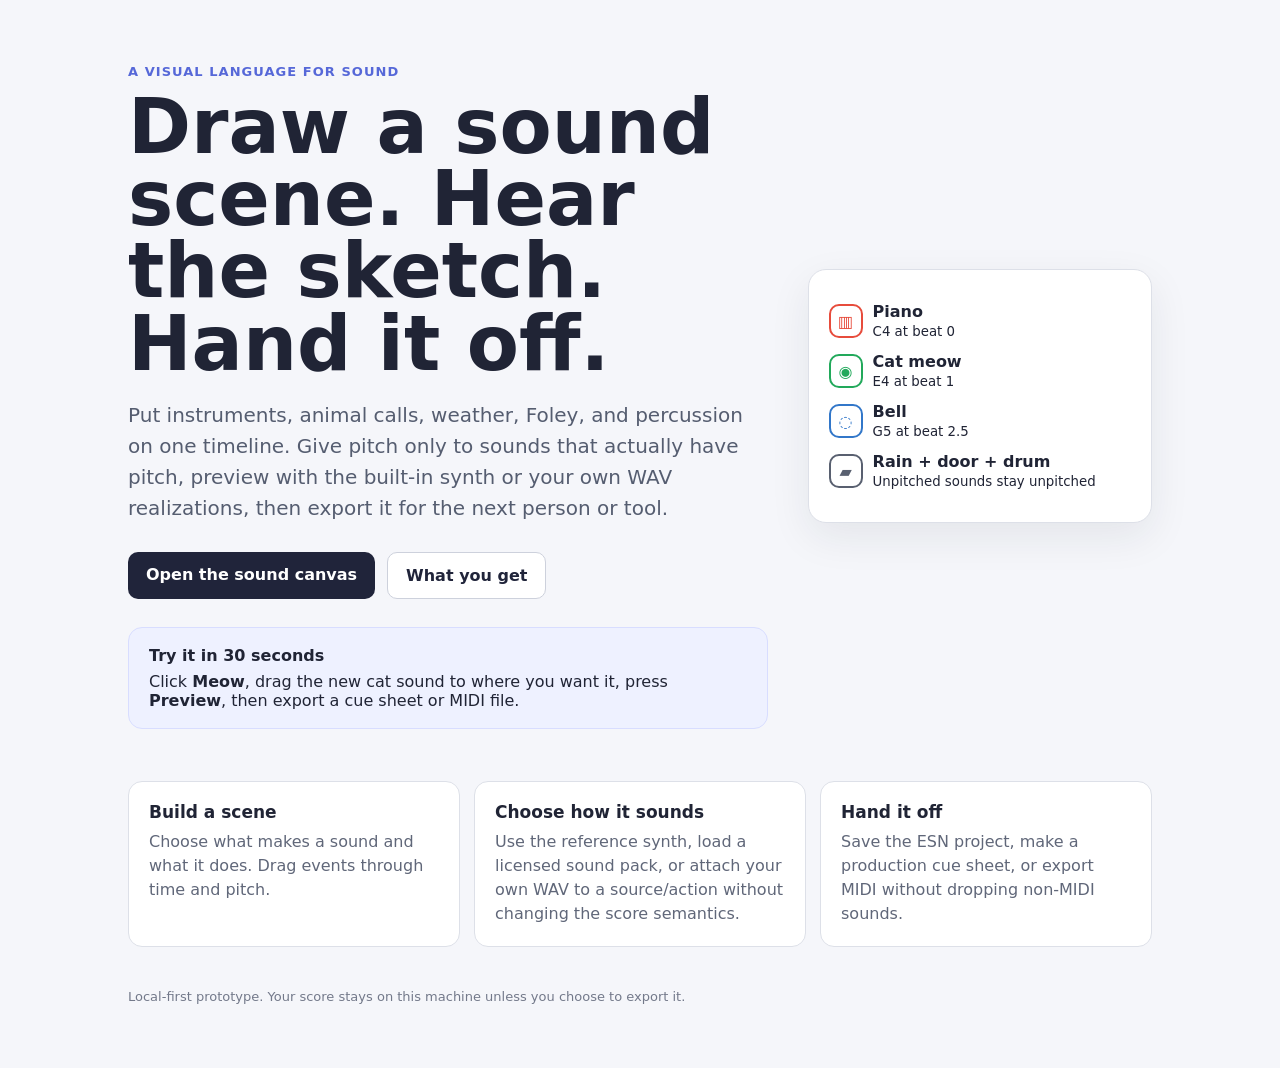
<file: index.html>
<!doctype html>
<html lang="en">
<head>
  <meta charset="utf-8">
  <meta name="viewport" content="width=device-width,initial-scale=1">
  <title>Emoji Sound Notation</title>
  <link rel="icon" href="favicon.svg" type="image/svg+xml">
  <style>
    :root { font-family: Inter, ui-sans-serif, system-ui, sans-serif; color:#202435; background:#f5f6fa; }
    * { box-sizing:border-box; }
    body { margin:0; min-height:100vh; }
    main { max-width:1080px; margin:auto; padding:64px 28px; }
    .hero { display:grid; grid-template-columns:1.3fr .7fr; gap:40px; align-items:center; }
    .eyebrow { font-size:13px; font-weight:700; color:#5668d8; text-transform:uppercase; letter-spacing:.08em; }
    h1 { font-size:clamp(42px,7vw,76px); line-height:.95; margin:12px 0 20px; }
    .lead { font-size:20px; line-height:1.55; color:#555d70; max-width:700px; }
    .actions { display:flex; gap:12px; margin:28px 0; flex-wrap:wrap; }
    .button { display:inline-block; text-decoration:none; border-radius:10px; padding:13px 18px; font-weight:700; }
    .primary { background:#20243a; color:white; }
    .secondary { border:1px solid #cdd1dc; color:#20243a; background:white; }
    .preview { background:white; border:1px solid #dde0e8; border-radius:18px; padding:20px; box-shadow:0 14px 40px rgba(30,35,50,.08); }
    .sound-row { display:flex; gap:10px; align-items:center; margin:12px 0; }
    .dot { width:34px; height:34px; border-radius:10px; display:grid; place-items:center; border:2px solid currentColor; font-weight:800; }
    .red { color:#e74c3c; } .green { color:#22a95b; } .blue { color:#3277c9; } .gray { color:#596070; }
    .cards { display:grid; grid-template-columns:repeat(3,1fr); gap:14px; margin-top:52px; }
    .card { background:white; border:1px solid #dde0e8; border-radius:14px; padding:20px; }
    .card h2 { font-size:17px; margin:0 0 8px; }
    .card p { color:#606779; line-height:1.5; margin:0; }
    .try { margin-top:28px; padding:18px 20px; border-radius:14px; background:#eef1ff; border:1px solid #d8ddff; }
    .try strong { display:block; margin-bottom:7px; }
    footer { margin-top:42px; color:#73798a; font-size:13px; }
    @media (max-width:760px) { .hero { grid-template-columns:1fr; } .cards { grid-template-columns:1fr; } main { padding-top:36px; } }
  </style>
</head>
<body>
<main>
  <section class="hero">
    <div>
      <div class="eyebrow">A visual language for sound</div>
      <h1>Draw a sound scene. Hear the sketch. Hand it off.</h1>
      <p class="lead">Put instruments, animal calls, weather, Foley, and percussion on one timeline. Give pitch only to sounds that actually have pitch, preview with the built-in synth or your own WAV realizations, then export it for the next person or tool.</p>
      <div class="actions">
        <a class="button primary" href="web/">Open the sound canvas</a>
        <a class="button secondary" href="#what-you-get">What you get</a>
      </div>
      <div class="try">
        <strong>Try it in 30 seconds</strong>
        Click <b>Meow</b>, drag the new cat sound to where you want it, press <b>Preview</b>, then export a cue sheet or MIDI file.
      </div>
    </div>
    <div class="preview" aria-label="Example sound scene">
      <div class="sound-row"><span class="dot red">▥</span><div><b>Piano</b><br><small>C4 at beat 0</small></div></div>
      <div class="sound-row"><span class="dot green">◉</span><div><b>Cat meow</b><br><small>E4 at beat 1</small></div></div>
      <div class="sound-row"><span class="dot blue">◌</span><div><b>Bell</b><br><small>G5 at beat 2.5</small></div></div>
      <div class="sound-row"><span class="dot gray">▰</span><div><b>Rain + door + drum</b><br><small>Unpitched sounds stay unpitched</small></div></div>
    </div>
  </section>
  <section class="cards" id="what-you-get">
    <div class="card"><h2>Build a scene</h2><p>Choose what makes a sound and what it does. Drag events through time and pitch.</p></div>
    <div class="card"><h2>Choose how it sounds</h2><p>Use the reference synth, load a licensed sound pack, or attach your own WAV to a source/action without changing the score semantics.</p></div>
    <div class="card"><h2>Hand it off</h2><p>Save the ESN project, make a production cue sheet, or export MIDI without dropping non-MIDI sounds.</p></div>
  </section>
  <footer>Local-first prototype. Your score stays on this machine unless you choose to export it.</footer>
</main>
</body>
</html>
</file>
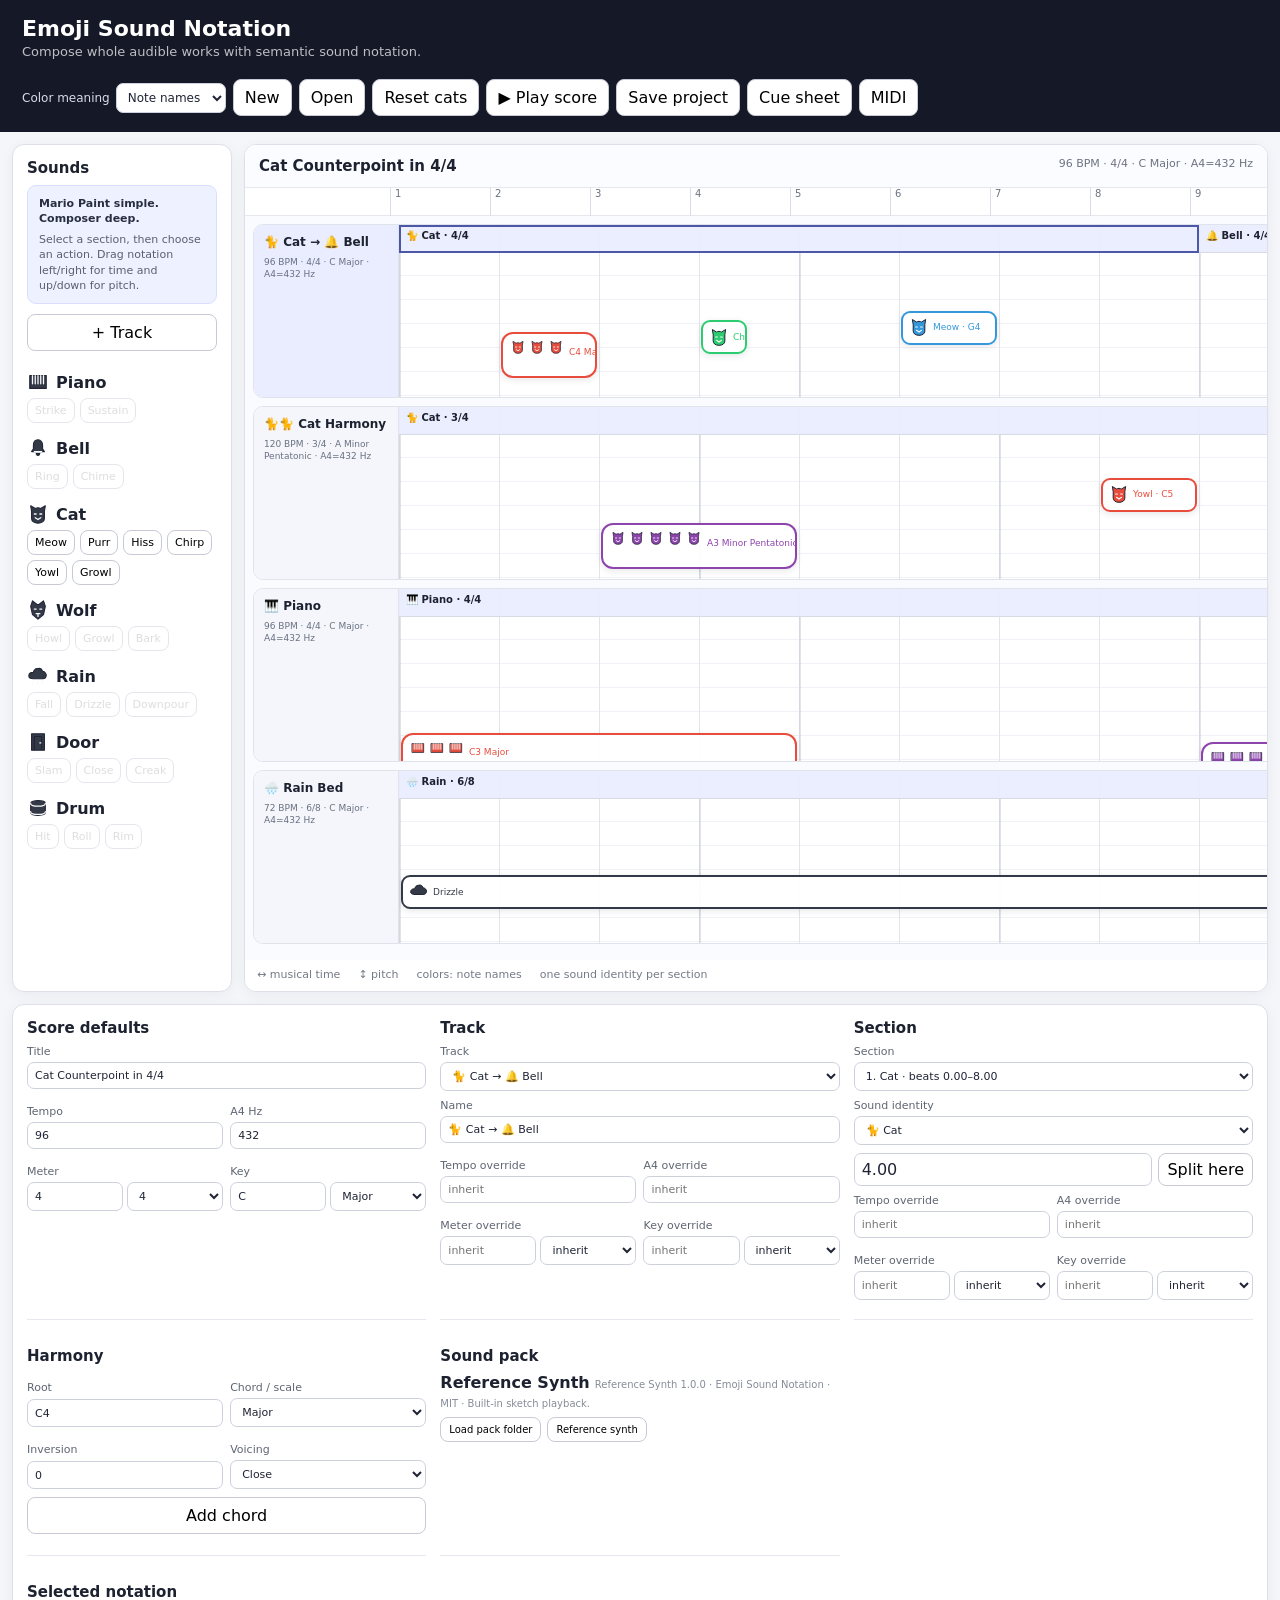
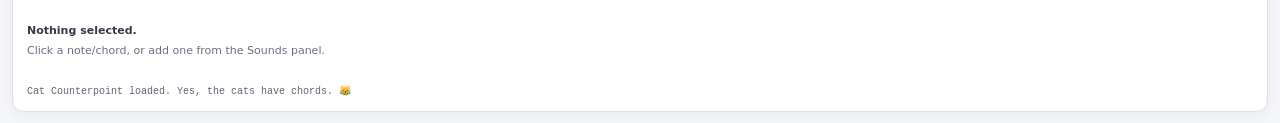
<file: web/index.html>
<!doctype html>
<html lang="en">
<head>
  <meta charset="utf-8">
  <meta name="viewport" content="width=device-width,initial-scale=1">
  <title>Emoji Sound Notation</title>
  <link rel="icon" href="../favicon.svg" type="image/svg+xml">
  <link rel="stylesheet" href="styles.css">
</head>
<body>
  <header>
    <div class="brand-block">
      <h1>Emoji Sound Notation</h1>
      <p>Compose whole audible works with semantic sound notation.</p>
    </div>
    <div class="toolbar">
      <label class="mode-control">Color meaning
        <select id="color-mode"><option value="pitch_class">Note names</option><option value="scale_degree">Scale steps</option></select>
      </label>
      <button id="new-scene">New</button><button id="open-project">Open</button>
      <input id="project-file" type="file" accept=".json,.esn,.esn.json,application/json" hidden>
      <button id="reload">Reset cats</button><button id="play-score">▶ Play score</button>
      <button id="export">Save project</button><button id="export-cues">Cue sheet</button><button id="export-midi">MIDI</button>
    </div>
  </header>
  <main>
    <aside class="panel palette-panel">
      <h2>Sounds</h2>
      <div class="quick-start"><strong>Mario Paint simple. Composer deep.</strong><span>Select a section, then choose an action. Drag notation left/right for time and up/down for pitch.</span></div>
      <button id="add-track" class="wide-button">+ Track</button>
      <div id="palette"></div>
    </aside>

    <section class="workspace">
      <div class="score-head">
        <strong id="score-title-display">Score</strong>
        <span id="score-context-display">96 BPM · 4/4 · C major · A4=432 Hz</span>
      </div>
      <div class="ruler" id="ruler"></div>
      <div id="timeline" class="timeline" aria-label="Multi-track sound score"></div>
      <div class="legend"><span>↔ musical time</span><span>↕ pitch</span><span id="color-legend">colors: note names</span><span>one sound identity per section</span></div>
    </section>

    <aside class="panel inspector-panel">
      <section class="scene-settings">
        <h2>Score defaults</h2>
        <label>Title <input id="scene-title" maxlength="160"></label>
        <div class="two-col"><label>Tempo <input id="scene-tempo" type="number" min="1"></label><label>A4 Hz <input id="scene-tuning" type="number" min="1" step="0.1"></label></div>
        <div class="two-col"><label>Meter <span class="inline-pair"><input id="scene-meter-num" type="number" min="1"><select id="scene-meter-den"><option>1</option><option>2</option><option selected>4</option><option>8</option><option>16</option></select></span></label><label>Key <span class="inline-pair"><input id="scene-key" value="C"><select id="scene-scale"></select></span></label></div>
      </section>
      <section class="track-settings">
        <h2>Track</h2>
        <label>Track <select id="track-select"></select></label>
        <label>Name <input id="track-name"></label>
        <div class="two-col"><label>Tempo override <input id="track-tempo" type="number" min="1" placeholder="inherit"></label><label>A4 override <input id="track-tuning" type="number" min="1" step="0.1" placeholder="inherit"></label></div>
        <div class="two-col"><label>Meter override <span class="inline-pair"><input id="track-meter-num" type="number" min="1" placeholder="inherit"><select id="track-meter-den"><option value="">inherit</option><option>1</option><option>2</option><option>4</option><option>8</option><option>16</option></select></span></label><label>Key override <span class="inline-pair"><input id="track-key" placeholder="inherit"><select id="track-scale"><option value="">inherit</option></select></span></label></div>
      </section>

      <section class="section-settings">
        <h2>Section</h2>
        <label>Section <select id="section-select"></select></label>
        <label>Sound identity <select id="section-source"></select></label>
        <div class="split-control"><input id="section-split-beat" type="number" min="0" step="0.25" placeholder="beat"><button id="split-section" type="button">Split here</button></div>
        <div class="two-col"><label>Tempo override <input id="section-tempo" type="number" min="1" placeholder="inherit"></label><label>A4 override <input id="section-tuning" type="number" min="1" step="0.1" placeholder="inherit"></label></div>
        <div class="two-col"><label>Meter override <span class="inline-pair"><input id="section-meter-num" type="number" min="1" placeholder="inherit"><select id="section-meter-den"><option value="">inherit</option><option>1</option><option>2</option><option>4</option><option>8</option><option>16</option></select></span></label><label>Key override <span class="inline-pair"><input id="section-key" placeholder="inherit"><select id="section-scale"><option value="">inherit</option></select></span></label></div>
      </section>

      <section class="chord-settings">
        <h2>Harmony</h2>
        <div class="two-col"><label>Root <input id="chord-root" value="C4"></label><label>Chord / scale <select id="chord-quality"></select></label></div>
        <div class="two-col"><label>Inversion <input id="chord-inversion" type="number" min="0" value="0"></label><label>Voicing <select id="chord-voicing"><option value="close">Close</option><option value="open">Open</option></select></label></div>
        <button id="add-chord" type="button" class="wide-button">Add chord</button>
      </section>
      <section class="sound-pack-settings">
        <h2>Sound pack</h2><strong id="pack-name">Reference Synth</strong>
        <span id="pack-meta" class="field-help">Built-in semantic sketch playback.</span>
        <div class="pack-actions"><button type="button" id="load-pack">Load pack folder</button><button type="button" id="use-reference-pack">Reference synth</button></div>
        <input id="pack-folder" type="file" accept=".json,.wav,audio/wav" webkitdirectory directory multiple hidden>
      </section>

      <h2>Selected notation</h2>
      <div id="empty-inspector" class="empty-state"><strong>Nothing selected.</strong><span>Click a note/chord, or add one from the Sounds panel.</span></div>
      <form id="inspector" hidden>
        <label>Type <input id="event-type" readonly></label>
        <label>Sound source <input id="event-source" readonly></label>
        <label>Action <select id="event-gesture"></select></label>
        <div class="two-col"><label>Starts at beat <input id="event-onset" type="number" min="0" step="0.25"></label><label>Length <input id="event-duration" type="number" min="0.01" step="0.25"></label></div>
        <label id="pitch-row">Pitch / chord root <input id="event-pitch" placeholder="C4"></label>
        <label>Loudness <input id="event-dynamics" type="range" min="0" max="1" step="0.01"></label>
        <div class="inspector-actions"><button type="button" id="play-event">▶ Preview</button><button type="button" id="explode-chord">Explode chord</button><button type="button" id="delete-event" class="danger">Delete</button></div>
        <fieldset class="realization-control"><legend>Playback realization</legend><strong id="event-realization">Reference synth</strong><span id="event-realization-detail" class="field-help">Built-in sketch sound.</span>
          <div class="pack-actions"><button type="button" id="choose-sample">Use WAV sample</button><button type="button" id="clear-sample">Clear local sample</button></div>
          <label>Sample root pitch <input id="sample-root" placeholder="C4"></label><label class="checkbox-row"><input id="sample-loop" type="checkbox"> Loop sample</label><input id="sample-file" type="file" accept=".wav,audio/wav" hidden>
        </fieldset>
        <details class="advanced"><summary>Advanced</summary><label>Object ID <input id="event-id" readonly></label></details>
      </form>
      <pre id="status" aria-live="polite"></pre>
    </aside>
  </main>
  <script src="esn-domain.js"></script>
  <script src="score-domain.js"></script>
  <script src="visual-domain.js"></script>
  <script src="interchange-domain.js"></script>
  <script src="sound-pack-domain.js"></script>
  <script src="editor.js"></script>
</body>
</html>
</file>
<file: web/styles.css>
*{box-sizing:border-box}
:root{font-family:Inter,ui-sans-serif,system-ui,-apple-system,"Segoe UI",sans-serif;color:#1d2230;background:#f5f6fa}
body{margin:0;min-height:100vh}
header{display:flex;align-items:center;justify-content:space-between;gap:20px;padding:16px 22px;background:#151827;color:white}
h1,h2,p{margin-top:0} h1{margin-bottom:3px;font-size:22px} header p{margin-bottom:0;opacity:.72;font-size:13px}
button{border:1px solid #c7cad4;background:white;border-radius:8px;padding:8px 11px;cursor:pointer;font:inherit}
button:hover{transform:translateY(-1px)} button:disabled{opacity:.45;cursor:not-allowed;transform:none}
.toolbar{display:flex;gap:7px;flex-wrap:wrap;align-items:center}.brand-block{min-width:230px}.brand-block p{max-width:460px}
.mode-control{display:flex;align-items:center;gap:6px;margin:0;color:#d7dbea;font-size:12px}.mode-control select{width:auto;min-width:110px}
main{display:grid;grid-template-columns:245px minmax(650px,1fr) 310px;gap:12px;padding:12px;min-height:calc(100vh - 76px)}
.panel,.workspace{background:white;border:1px solid #dde0e8;border-radius:12px;box-shadow:0 3px 14px rgba(20,25,40,.05)}
.panel{padding:14px;overflow:auto}.panel h2{font-size:15px;margin:0 0 8px}.workspace{min-width:0;overflow:auto;padding-bottom:10px}
.quick-start{display:grid;gap:5px;padding:10px 11px;border-radius:9px;font-size:11px;line-height:1.4;color:#596070;background:#eef1ff;border:1px solid #d9deff;margin-bottom:10px}
.quick-start strong{color:#282e40}.wide-button{width:100%;margin-bottom:10px}
.source-group{margin:10px 0 14px}.source-name{display:flex;align-items:center;gap:7px;font-weight:700;margin-bottom:5px}.gesture-list{display:flex;flex-wrap:wrap;gap:5px}.gesture-button{font-size:11px;padding:5px 7px}
.score-head{position:sticky;left:0;z-index:8;display:flex;justify-content:space-between;gap:12px;padding:12px 14px;border-bottom:1px solid #e5e8ef;background:#fbfcff;min-width:1000px}
.score-head strong{font-size:15px}.score-head span{font-size:11px;color:#6d7482}.ruler{position:sticky;top:0;z-index:7;height:28px;min-width:1000px;background:rgba(255,255,255,.97);border-bottom:1px solid #e6e8ee}
.ruler-mark{position:absolute;top:0;height:28px;border-left:1px solid #d9dce5;padding-left:4px;font-size:10px;color:#6c7280}
.timeline{position:relative;min-width:1000px;padding:8px;background:#fafbfe}.legend{display:flex;gap:18px;padding:8px 12px 0;color:#747a88;font-size:11px;min-width:1000px}
.track-row{position:relative;height:174px;margin:0 0 8px;border:1px solid #dfe3ec;border-radius:10px;background:white;overflow:hidden}
.track-header{position:absolute;left:0;top:0;bottom:0;width:145px;z-index:4;padding:10px;background:#f4f6fb;border-right:1px solid #dfe3ec;cursor:pointer}
.track-header.selected{background:#e9edff}.track-name{font-weight:750;font-size:12px;line-height:1.25}.track-context-badge{display:block;margin-top:6px;font-size:9px;line-height:1.35;color:#697080}
.track-canvas{position:absolute;left:145px;right:0;top:0;bottom:0;background:linear-gradient(#f0f2f7 1px,transparent 1px) 0 26px/100% 24px,linear-gradient(90deg,#edf0f5 1px,transparent 1px) 0 0/100px 100%}
.section-band{position:absolute;top:0;height:28px;border-right:2px solid #878fa2;border-bottom:1px solid #d6dbe6;background:rgba(233,237,255,.9);padding:5px 7px;font-size:10px;font-weight:700;overflow:hidden;white-space:nowrap;cursor:pointer}
.section-band.unassigned{background:repeating-linear-gradient(135deg,#fff0f0,#fff0f0 7px,#ffe2e2 7px,#ffe2e2 14px);color:#9d3434}.section-band.selected{outline:2px solid #4d57a8;outline-offset:-2px}
.notation-object{position:absolute;min-width:34px;height:34px;border:2px solid currentColor;border-radius:9px;background:rgba(255,255,255,.94);padding:4px 6px;cursor:grab;user-select:none;white-space:nowrap;box-shadow:0 2px 7px rgba(25,30,45,.1);overflow:hidden}
.notation-object:active{cursor:grabbing}.notation-object.selected{outline:3px solid #1e2438;outline-offset:2px;z-index:6}.notation-object.chord{height:46px;border-radius:12px}
.notation-object .glyph{display:inline-flex;vertical-align:middle;align-items:center}.notation-object .object-meta{font-size:9px;margin-left:4px;vertical-align:middle}.chord-stack{display:inline-flex;gap:1px;align-items:center}.chord-stack .canonical-glyph{transform:scale(.84)}
.measure-accent{position:absolute;top:28px;bottom:0;border-left:2px solid rgba(123,130,150,.22);pointer-events:none}.beat-accent{position:absolute;top:28px;bottom:0;border-left:1px solid rgba(123,130,150,.1);pointer-events:none}
label{display:grid;gap:4px;margin:8px 0;font-size:11px;color:#5f6573}input,select{width:100%;border:1px solid #cdd1dc;border-radius:7px;padding:6px 7px;font:inherit;color:#202435;background:white}input[type=range]{padding:0}.two-col{display:grid;grid-template-columns:1fr 1fr;gap:7px}.inline-pair{display:grid;grid-template-columns:1fr 1fr;gap:4px}
.scene-settings,.track-settings,.section-settings,.chord-settings,.sound-pack-settings{margin-bottom:13px;padding-bottom:11px;border-bottom:1px solid #e5e8ef}.split-control{display:grid;grid-template-columns:1fr auto;gap:6px;align-items:center}.split-control button{padding:6px 8px}.pack-actions,.inspector-actions{display:flex;flex-wrap:wrap;gap:6px;margin-top:6px}.pack-actions button,.inspector-actions button{font-size:10px;padding:6px 8px}.field-help{font-size:10px;color:#858b98}.empty-state{display:grid;gap:5px;color:#687080;font-size:11px;line-height:1.4}.empty-state strong{color:#343a4c}.danger{color:#a32626;border-color:#e0bcbc}.advanced{margin-top:10px;padding-top:7px;border-top:1px solid #eceef3}.advanced summary{cursor:pointer;color:#727988;font-size:10px}
.realization-control{display:grid;gap:4px;margin:10px 0 0;padding:9px;border:1px solid #e0e3eb;border-radius:9px;background:#f8f9fc}.realization-control legend{padding:0 5px;color:#5f6573;font-size:10px}.checkbox-row{display:flex;align-items:center;gap:6px}.checkbox-row input{width:auto;margin:0}#status{white-space:pre-wrap;font-size:10px;color:#5d6575;margin:12px 0 0;max-height:100px;overflow:auto}
.canonical-glyph{display:inline-block;vertical-align:middle;flex:0 0 auto}
@media(max-width:1350px){header{flex-direction:column;align-items:flex-start}.toolbar{width:100%}main{grid-template-columns:220px minmax(600px,1fr)}.inspector-panel{grid-column:1/-1;display:grid;grid-template-columns:repeat(3,minmax(220px,1fr));gap:14px}.inspector-panel>h2,.inspector-panel>#empty-inspector,.inspector-panel>#inspector,.inspector-panel>#status{grid-column:1/-1}}
@media(max-width:850px){main{display:block}.panel,.workspace{margin-bottom:10px}.inspector-panel{display:block}.two-col{grid-template-columns:1fr}.track-header{width:120px}.track-canvas{left:120px}}
</file>
